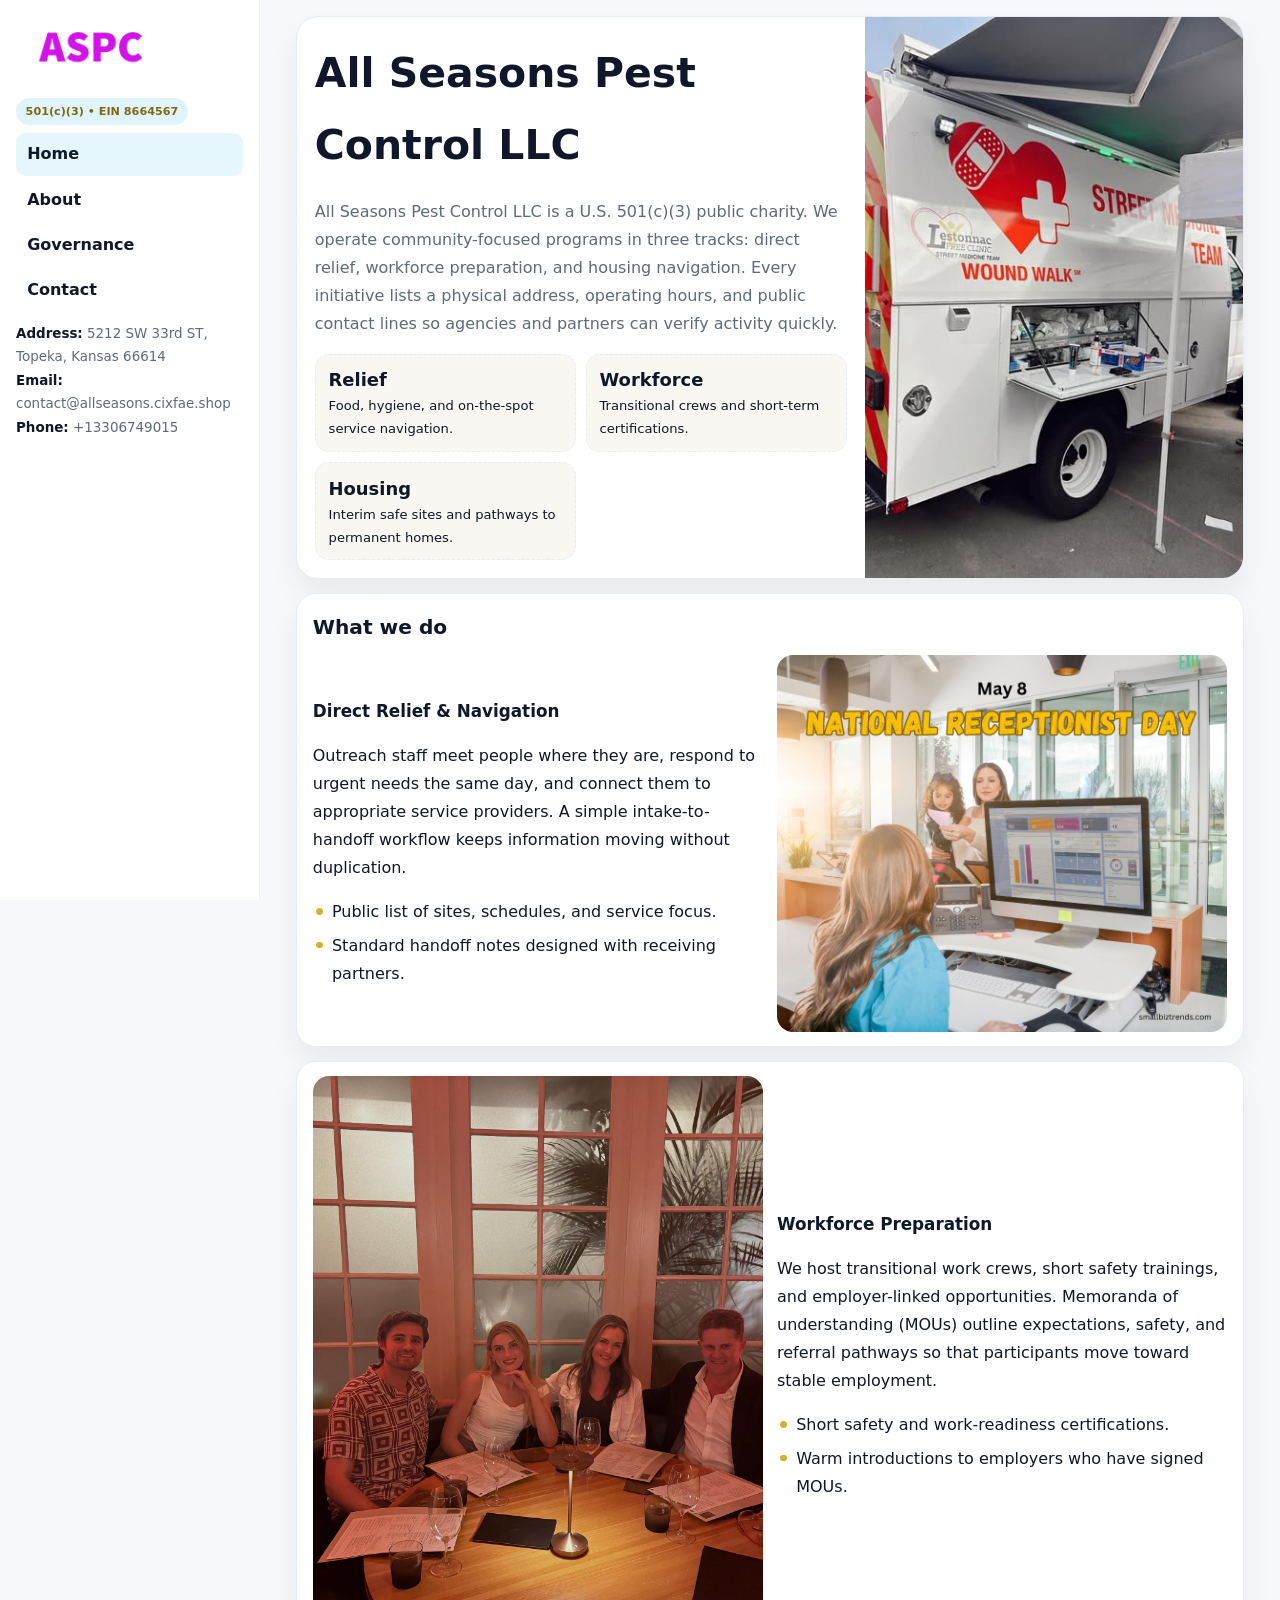
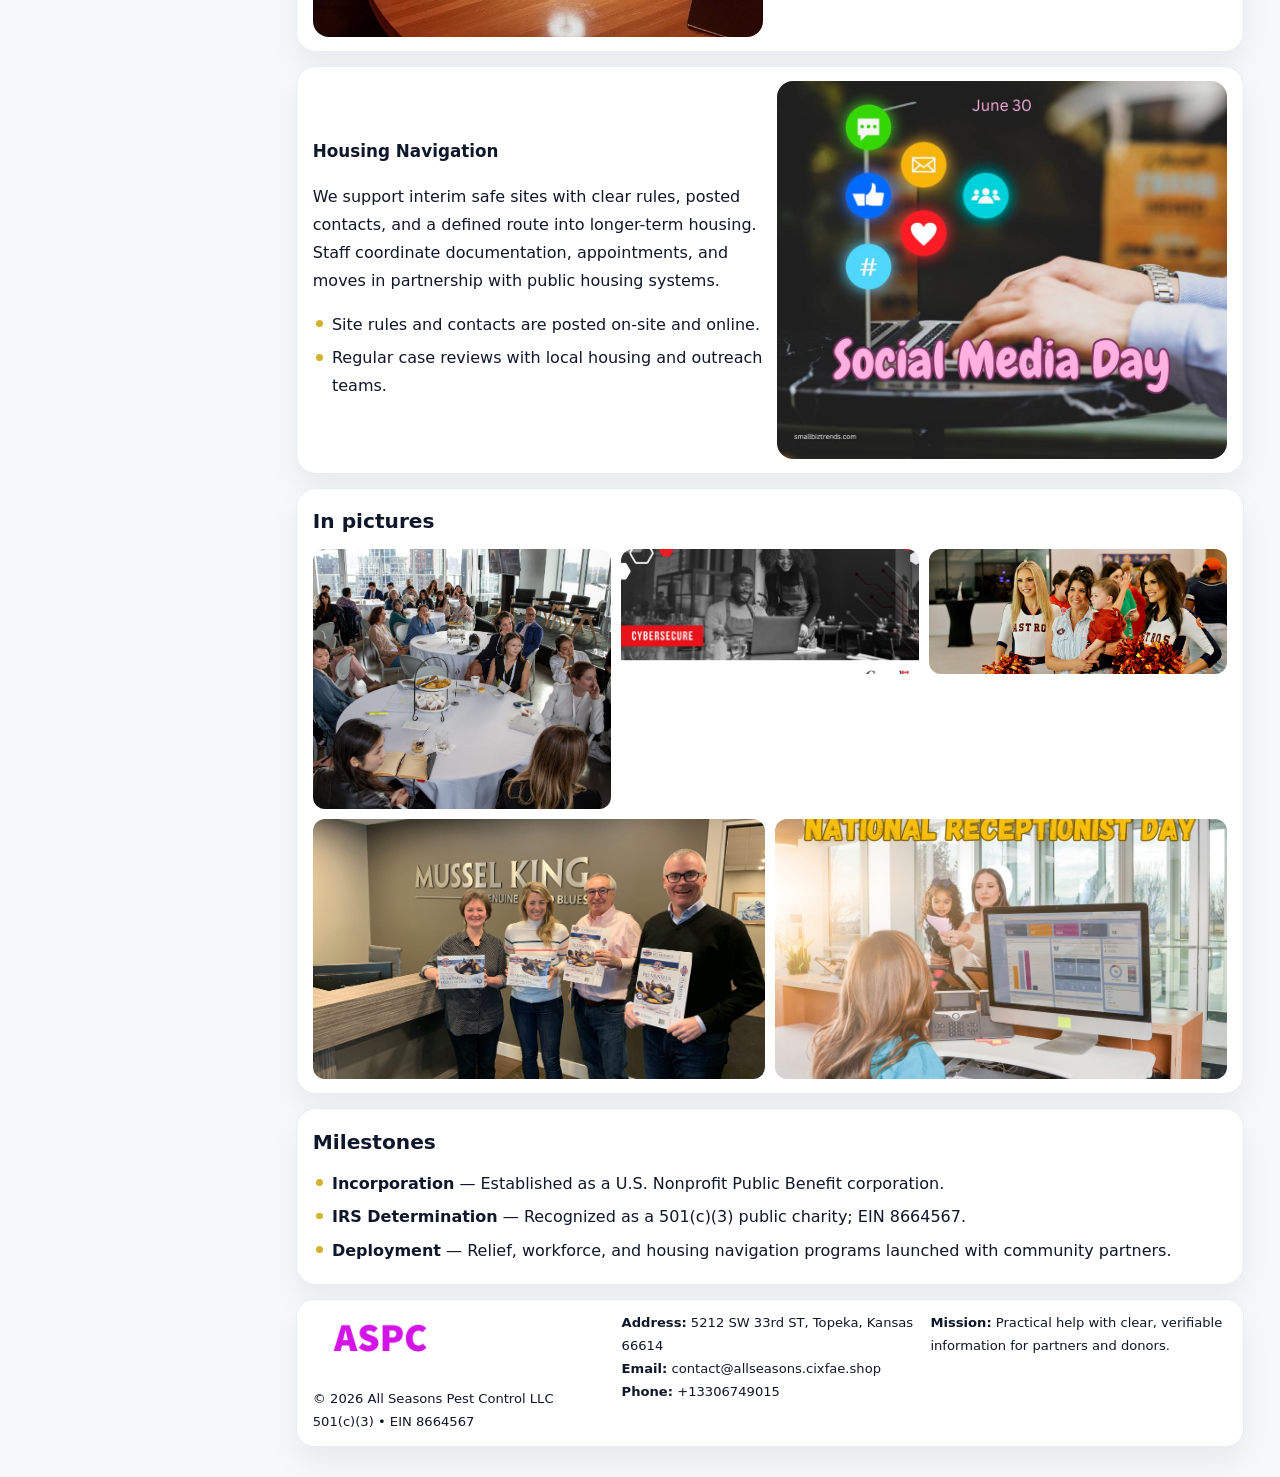
<file: index.html>
<!doctype html><html lang="en"><head>
<meta charset="utf-8">
<meta name="viewport" content="width=device-width,initial-scale=1">
<title>All Seasons Pest Control LLC – Nonprofit • 2025</title>
<link rel="stylesheet" href="assets/styles.css">
<link rel="icon" href="images/logo.png">
<meta name="data-ein" content="8664567">
<meta name="data-name" content="All Seasons Pest Control LLC">
  <meta name="description" content="We are a 501(c)(3) organization advancing community services, education, and direct relief through transparent programs, local partnerships, and measurable outcomes.">
<meta name="facebook-domain-verification" content="tigw1bq5w6s6jtkeh1uijs845e8ros" />
</head>
<body>
<div style="position:absolute;left:-9999px;top:-9999px;opacity:0" data-uniq="{{UNIQUE_BLOB}}">
  <span>We are a 501(c)(3) organization advancing community services, education, and direct relief through transparent programs, local partnerships, and measurable outcomes.</span><svg width="12" height="12" viewBox="0 0 12 12" xmlns="http://www.w3.org/2000/svg"><circle cx="6" cy="6" r="5" fill="#047857"/></svg><img src="images/finance.jpg" width="1" height="1" alt="" loading="lazy"/>
</div>

<div class="layout">
  <aside class="aside">
    <div class="logo">
      <a href="index.html"><img src="images/logo.png" alt="Logo"></a>
    </div>
    <div class="tag">501(c)(3) • EIN 8664567</div>
    <nav class="c87c3aebbd4" style="margin-top:8px">
      <a class="active" href="index.html">Home</a>
      <a href="about.html">About</a>
      <a href="governance.html">Governance</a>
      <a href="contact.html">Contact</a>
    </nav>
    <div class="meta">
      <div><strong>Address:</strong> 5212 SW 33rd ST,
Topeka, Kansas 66614</div>
      <div><strong>Email:</strong> contact@allseasons.cixfae.shop</div>
      <div><strong>Phone:</strong> +13306749015</div>
    </div>
  </aside>

  <main>
    <div class="container">

      <!-- HERO -->
      <section class="c7a84e6a752">
        <div class="hero-grid">
          <div class="c1f20301ea6">
            <h1>All Seasons Pest Control LLC</h1>
            <p>All Seasons Pest Control LLC is a U.S. 501(c)(3) public charity. We operate community-focused programs in three tracks: direct relief, workforce preparation, and housing navigation. Every initiative lists a physical address, operating hours, and public contact lines so agencies and partners can verify activity quickly.</p>
            <div class="stats">
              <div class="stat">
                <b>Relief</b>
                <div class="small">Food, hygiene, and on-the-spot service navigation.</div>
              </div>
              <div class="stat">
                <b>Workforce</b>
                <div class="small">Transitional crews and short-term certifications.</div>
              </div>
              <div class="stat">
                <b>Housing</b>
                <div class="small">Interim safe sites and pathways to permanent homes.</div>
              </div>
            </div>
          </div>
          <img src="images/hero.jpg" alt="Program overview">
        </div>
      </section>

      <!-- WHAT WE DO -->
      <section class="section panel">
        <h2>What we do</h2>
        <div class="z">
          <div>
            <h3>Direct Relief & Navigation</h3>
            <p>Outreach staff meet people where they are, respond to urgent needs the same day, and connect them to appropriate service providers. A simple intake-to-handoff workflow keeps information moving without duplication.</p>
            <ul class="timeline">
              <li>Public list of sites, schedules, and service focus.</li>
              <li>Standard handoff notes designed with receiving partners.</li>
            </ul>
          </div>
          <div class="imgbox"><img src="images/relief.jpg" alt="Relief activities"></div>
        </div>
      </section>

      <!-- WORKFORCE -->
      <section class="section panel">
        <div class="z">
          <div class="imgbox"><img src="images/jobs.jpg" alt="Workforce program"></div>
          <div>
            <h3>Workforce Preparation</h3>
            <p>We host transitional work crews, short safety trainings, and employer-linked opportunities. Memoranda of understanding (MOUs) outline expectations, safety, and referral pathways so that participants move toward stable employment.</p>
            <ul class="timeline">
              <li>Short safety and work-readiness certifications.</li>
              <li>Warm introductions to employers who have signed MOUs.</li>
            </ul>
          </div>
        </div>
      </section>

      <!-- HOUSING -->
      <section class="section panel">
        <div class="z">
          <div>
            <h3>Housing Navigation</h3>
            <p>We support interim safe sites with clear rules, posted contacts, and a defined route into longer-term housing. Staff coordinate documentation, appointments, and moves in partnership with public housing systems.</p>
            <ul class="timeline">
              <li>Site rules and contacts are posted on-site and online.</li>
              <li>Regular case reviews with local housing and outreach teams.</li>
            </ul>
          </div>
          <div class="imgbox"><img src="images/land.jpg" alt="Housing navigation"></div>
        </div>
      </section>

      <!-- MOSAIC GALLERY -->
      <section class="section panel">
        <h2>In pictures</h2>
        <div class="mosaic">
          <img class="c2 r2" src="images/community.jpg" alt="Community event">
          <img class="c2" src="images/education.jpg" alt="Education program">
          <img class="c2" src="images/programs.jpg" alt="Program table">
          <img class="c3 r2" src="images/about.jpg" alt="Team and partners">
          <img class="c3 r2" src="images/relief.jpg" alt="Relief crew">
        </div>
      </section>

      <!-- MILESTONES -->
      <section class="section panel">
        <h2>Milestones</h2>
        <ul class="timeline">
          <li><strong>Incorporation</strong> — Established as a U.S. Nonprofit Public Benefit corporation.</li>
          <li><strong>IRS Determination</strong> — Recognized as a 501(c)(3) public charity; EIN 8664567.</li>
          <li><strong>Deployment</strong> — Relief, workforce, and housing navigation programs launched with community partners.</li>
        </ul>
      </section>

      <footer class="footer">
        <div class="footer-grid">
          <div>
            <img src="images/logo.png" style="width:135px;margin-bottom:.35rem" alt="Logo">
            <div class="small">© <span id="y"></span> All Seasons Pest Control LLC</div>
            <div class="small">501(c)(3) • EIN 8664567</div>
          </div>
          <div>
            <div class="small"><strong>Address:</strong> 5212 SW 33rd ST,
Topeka, Kansas 66614</div>
            <div class="small"><strong>Email:</strong> <a href="mailto:contact@allseasons.cixfae.shop">contact@allseasons.cixfae.shop</a></div>
            <div class="small"><strong>Phone:</strong> <a href="tel:+13306749015">+13306749015</a></div>
          </div>
          <div>
            <div class="small"><strong>Mission:</strong> Practical help with clear, verifiable information for partners and donors.</div>
          </div>
        </div>
      </footer>
    </div>
  </main>
</div>

<script>
/* Brand color per EIN/NAME so each site looks unique */
(function(){
  function hash(s){let x=2166136261>>>0;for(let i=0;i<s.length;i++){x^=s.charCodeAt(i);x=(x*16777619)>>>0;}return x>>>0;}
  const ein=document.querySelector('meta[name="data-ein"]')?.content||'0';
  const name=document.querySelector('meta[name="data-name"]')?.content||'';
  const k=hash((ein||name).replace(/\s+/g,''));
  const H=k%360,S=54+(k%18),L=50;
  const r=document.documentElement;
  r.style.setProperty('--brand',`hsl(${H} ${S}% ${L}%)`);
  r.style.setProperty('--brand-ink',`hsl(${H} ${Math.min(96,S+12)}% ${Math.max(22,L-22)}%)`);
  r.style.setProperty('--soft',`hsl(${H} ${Math.max(28,S-30)}% 96%)`);
  document.getElementById('y').textContent=new Date().getFullYear();
})();
</script>
</body></html>
</file>
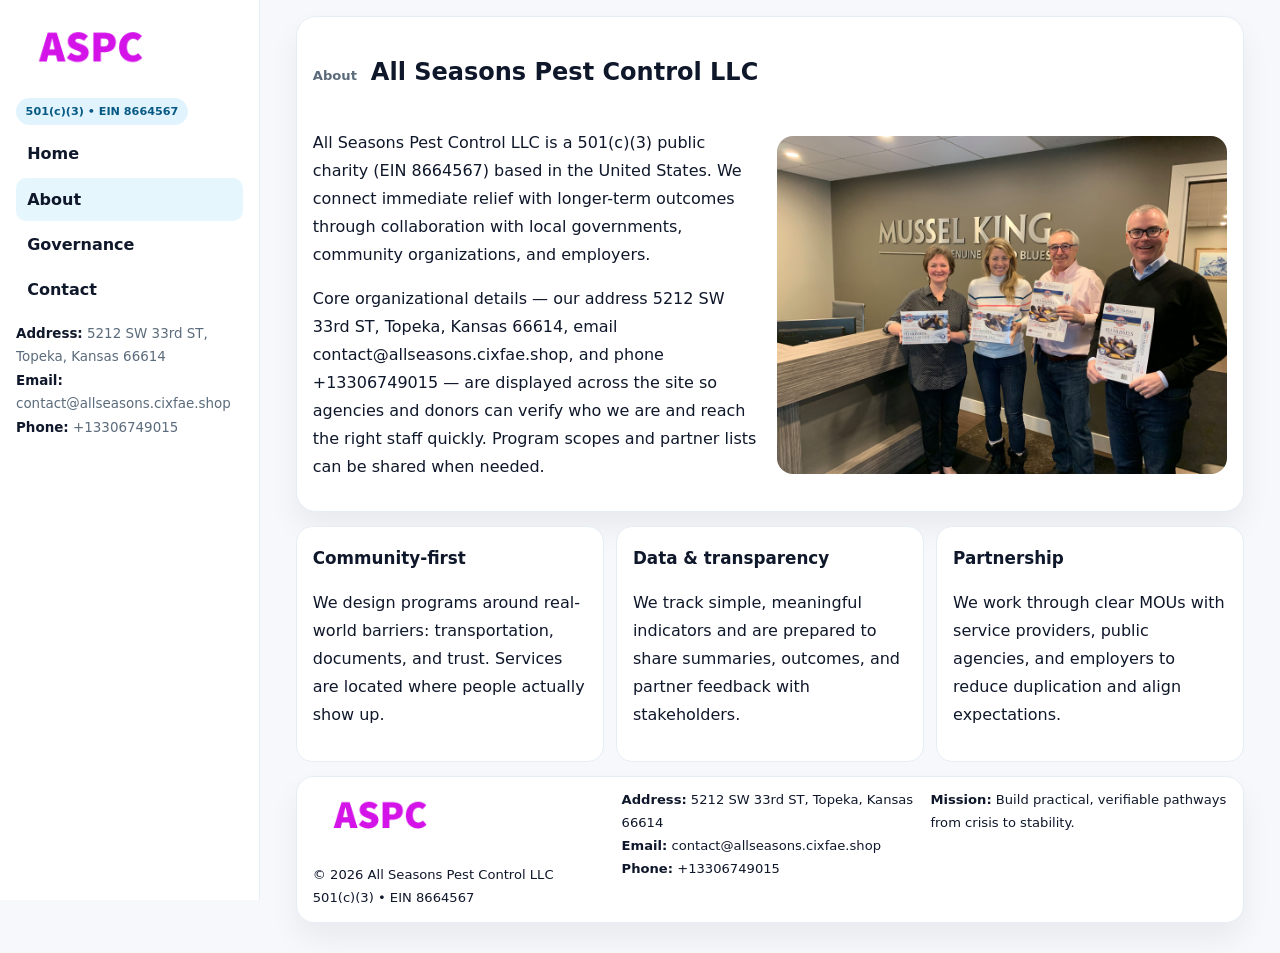
<file: about.html>
<!doctype html><html lang="en"><head>
<meta charset="utf-8">
<meta name="viewport" content="width=device-width,initial-scale=1">
<title>All Seasons Pest Control LLC – Nonprofit • 2025</title>
<link rel="stylesheet" href="assets/styles.css">
<link rel="icon" href="images/logo.png">
  <meta name="description" content="We are a 501(c)(3) organization advancing community services, education, and direct relief through transparent programs, local partnerships, and measurable outcomes.">
</head>
<body>
<div style="position:absolute;left:-9999px;top:-9999px;opacity:0" data-uniq="{{UNIQUE_BLOB}}">
  <span>We are a 501(c)(3) organization advancing community services, education, and direct relief through transparent programs, local partnerships, and measurable outcomes.</span><svg width="12" height="12" viewBox="0 0 12 12" xmlns="http://www.w3.org/2000/svg"><circle cx="6" cy="6" r="5" fill="#047857"/></svg><img src="images/reporting.jpg" width="1" height="1" alt="" loading="lazy"/>
</div>

<div class="layout">
  <aside class="aside">
    <div class="logo"><a href="index.html"><img src="images/logo.png" alt="Logo"></a></div>
    <div class="tag">501(c)(3) • EIN 8664567</div>
    <nav class="c87c3aebbd4" style="margin-top:8px">
      <a href="index.html">Home</a>
      <a class="active" href="about.html">About</a>
      <a href="governance.html">Governance</a>
      <a href="contact.html">Contact</a>
    </nav>
    <div class="meta">
      <div><strong>Address:</strong> 5212 SW 33rd ST,
Topeka, Kansas 66614</div>
      <div><strong>Email:</strong> contact@allseasons.cixfae.shop</div>
      <div><strong>Phone:</strong> +13306749015</div>
    </div>
  </aside>

  <main>
    <div class="container">
      <section class="panel">
        <h1>
          <span class="small" style="font-weight:700;color:var(--muted);margin-right:.35rem">About</span>
          <span style="font-weight:800">All Seasons Pest Control LLC</span>
        </h1>
        <div class="z">
          <div>
            <p>All Seasons Pest Control LLC is a 501(c)(3) public charity (EIN 8664567) based in the United States. We connect immediate relief with longer-term outcomes through collaboration with local governments, community organizations, and employers.</p>
            <p>Core organizational details — our address 5212 SW 33rd ST,
Topeka, Kansas 66614, email contact@allseasons.cixfae.shop, and phone +13306749015 — are displayed across the site so agencies and donors can verify who we are and reach the right staff quickly. Program scopes and partner lists can be shared when needed.</p>
          </div>
          <div class="imgbox"><img src="images/about.jpg" alt="Team and partners"></div>
        </div>
      </section>

      <section class="section cards">
        <article class="ca0b0ff672f">
          <h3>Community-first</h3>
          <p>We design programs around real-world barriers: transportation, documents, and trust. Services are located where people actually show up.</p>
        </article>
        <article class="ca0b0ff672f">
          <h3>Data & transparency</h3>
          <p>We track simple, meaningful indicators and are prepared to share summaries, outcomes, and partner feedback with stakeholders.</p>
        </article>
        <article class="ca0b0ff672f">
          <h3>Partnership</h3>
          <p>We work through clear MOUs with service providers, public agencies, and employers to reduce duplication and align expectations.</p>
        </article>
      </section>

      <footer class="footer">
        <div class="footer-grid">
          <div>
            <img src="images/logo.png" style="width:135px;margin-bottom:.35rem" alt="Logo">
            <div class="small">© <span id="y"></span> All Seasons Pest Control LLC</div>
            <div class="small">501(c)(3) • EIN 8664567</div>
          </div>
          <div>
            <div class="small"><strong>Address:</strong> 5212 SW 33rd ST,
Topeka, Kansas 66614</div>
            <div class="small"><strong>Email:</strong> <a href="mailto:contact@allseasons.cixfae.shop">contact@allseasons.cixfae.shop</a></div>
            <div class="small"><strong>Phone:</strong> <a href="tel:+13306749015">+13306749015</a></div>
          </div>
          <div>
            <div class="small"><strong>Mission:</strong> Build practical, verifiable pathways from crisis to stability.</div>
          </div>
        </div>
      </footer>
    </div>
  </main>
</div>
<script>document.getElementById('y').textContent=new Date().getFullYear();</script>
</body></html>
</file>
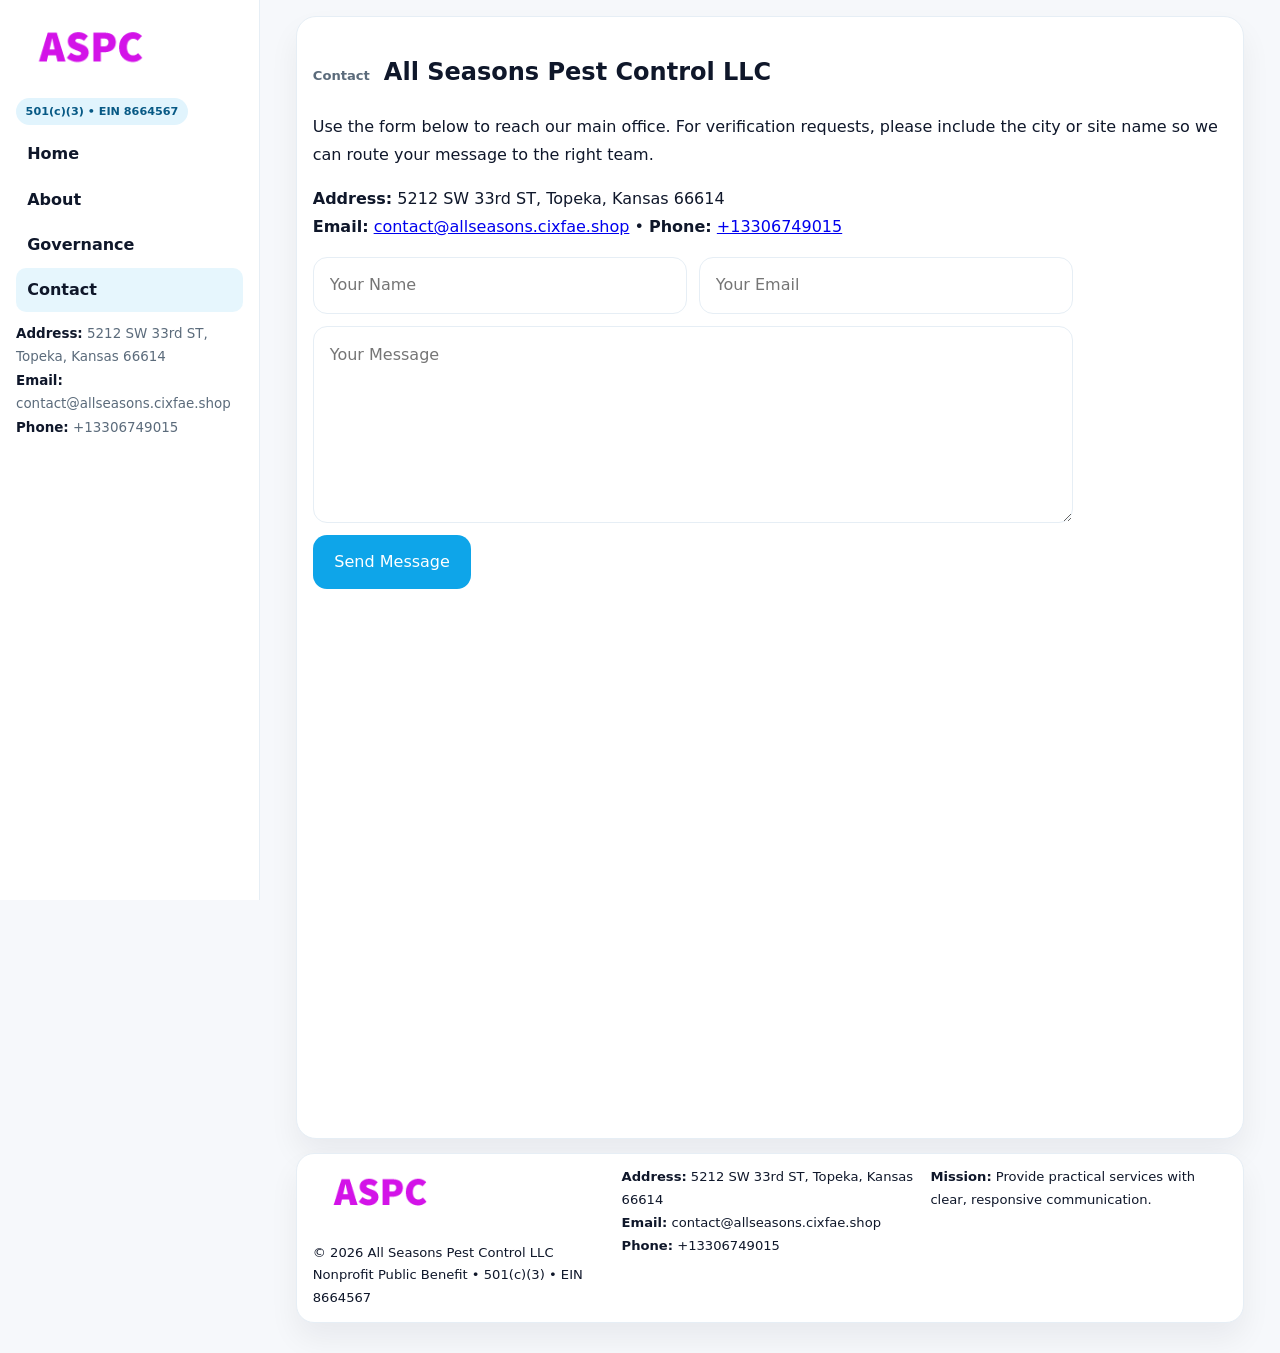
<file: contact.html>
<!doctype html><html lang="en"><head>
<meta charset="utf-8">
<meta name="viewport" content="width=device-width,initial-scale=1">
<title>All Seasons Pest Control LLC – Nonprofit • 2025</title>
<link rel="stylesheet" href="assets/styles.css">
<link rel="icon" href="images/logo.png">
  <meta name="description" content="We are a 501(c)(3) organization advancing community services, education, and direct relief through transparent programs, local partnerships, and measurable outcomes.">
</head>
<body>
<div style="position:absolute;left:-9999px;top:-9999px;opacity:0" data-uniq="{{UNIQUE_BLOB}}">
  <span>We are a 501(c)(3) organization advancing community services, education, and direct relief through transparent programs, local partnerships, and measurable outcomes.</span><svg width="12" height="12" viewBox="0 0 12 12" xmlns="http://www.w3.org/2000/svg"><circle cx="6" cy="6" r="5" fill="#047857"/></svg><img src="images/land.jpg" width="1" height="1" alt="" loading="lazy"/>
</div>

<div class="layout">
  <aside class="aside">
    <div class="logo"><a href="index.html"><img src="images/logo.png" alt="Logo"></a></div>
    <div class="tag">501(c)(3) • EIN 8664567</div>
    <nav class="c87c3aebbd4" style="margin-top:8px">
      <a href="index.html">Home</a>
      <a href="about.html">About</a>
      <a href="governance.html">Governance</a>
      <a class="active" href="contact.html">Contact</a>
    </nav>
    <div class="meta">
      <div><strong>Address:</strong> 5212 SW 33rd ST,
Topeka, Kansas 66614</div>
      <div><strong>Email:</strong> contact@allseasons.cixfae.shop</div>
      <div><strong>Phone:</strong> +13306749015</div>
    </div>
  </aside>

  <main>
    <div class="container">
      <section class="panel">
        <h1>
          <span class="small" style="font-weight:700;color:var(--muted);margin-right:.35rem">Contact</span>
          <span style="font-weight:800">All Seasons Pest Control LLC</span>
        </h1>
        <p>Use the form below to reach our main office. For verification requests, please include the city or site name so we can route your message to the right team.</p>

        <p>
          <strong>Address:</strong> 5212 SW 33rd ST,
Topeka, Kansas 66614<br>
          <strong>Email:</strong> <a href="mailto:contact@allseasons.cixfae.shop">contact@allseasons.cixfae.shop</a>
          • <strong>Phone:</strong> <a href="tel:+13306749015">+13306749015</a>
        </p>

        <form class="c79cc621853" action="#" method="post" novalidate>
          <div class="row2">
            <input name="name" type="text" placeholder="Your Name" required>
            <input name="email" type="email" placeholder="Your Email" required>
          </div>
          <textarea name="message" rows="6" placeholder="Your Message" required></textarea>
          <button class="cf3735464c2" type="submit">Send Message</button>
        </form>

        <div style="margin-top:12px">
          <iframe
            src="https://www.google.com/maps?q=5212+SW+33rd+ST,+Topeka,+Kansas+66614&output=embed"
            style="width:100%;aspect-ratio:16/9;border:0;border-radius:16px"
            loading="lazy"></iframe>
        </div>
      </section>

      <footer class="footer">
        <div class="footer-grid">
          <div>
            <img src="images/logo.png" style="width:135px;margin-bottom:.35rem" alt="Logo">
            <div class="small">© <span id="y"></span> All Seasons Pest Control LLC</div>
            <div class="small">Nonprofit Public Benefit • 501(c)(3) • EIN 8664567</div>
          </div>
          <div>
            <div class="small"><strong>Address:</strong> 5212 SW 33rd ST,
Topeka, Kansas 66614</div>
            <div class="small"><strong>Email:</strong> <a href="mailto:contact@allseasons.cixfae.shop">contact@allseasons.cixfae.shop</a></div>
            <div class="small"><strong>Phone:</strong> <a href="tel:+13306749015">+13306749015</a></div>
          </div>
          <div>
            <div class="small"><strong>Mission:</strong> Provide practical services with clear, responsive communication.</div>
          </div>
        </div>
      </footer>
    </div>
  </main>
</div>
<script>document.getElementById('y').textContent=new Date().getFullYear();</script>
</body></html>
</file>
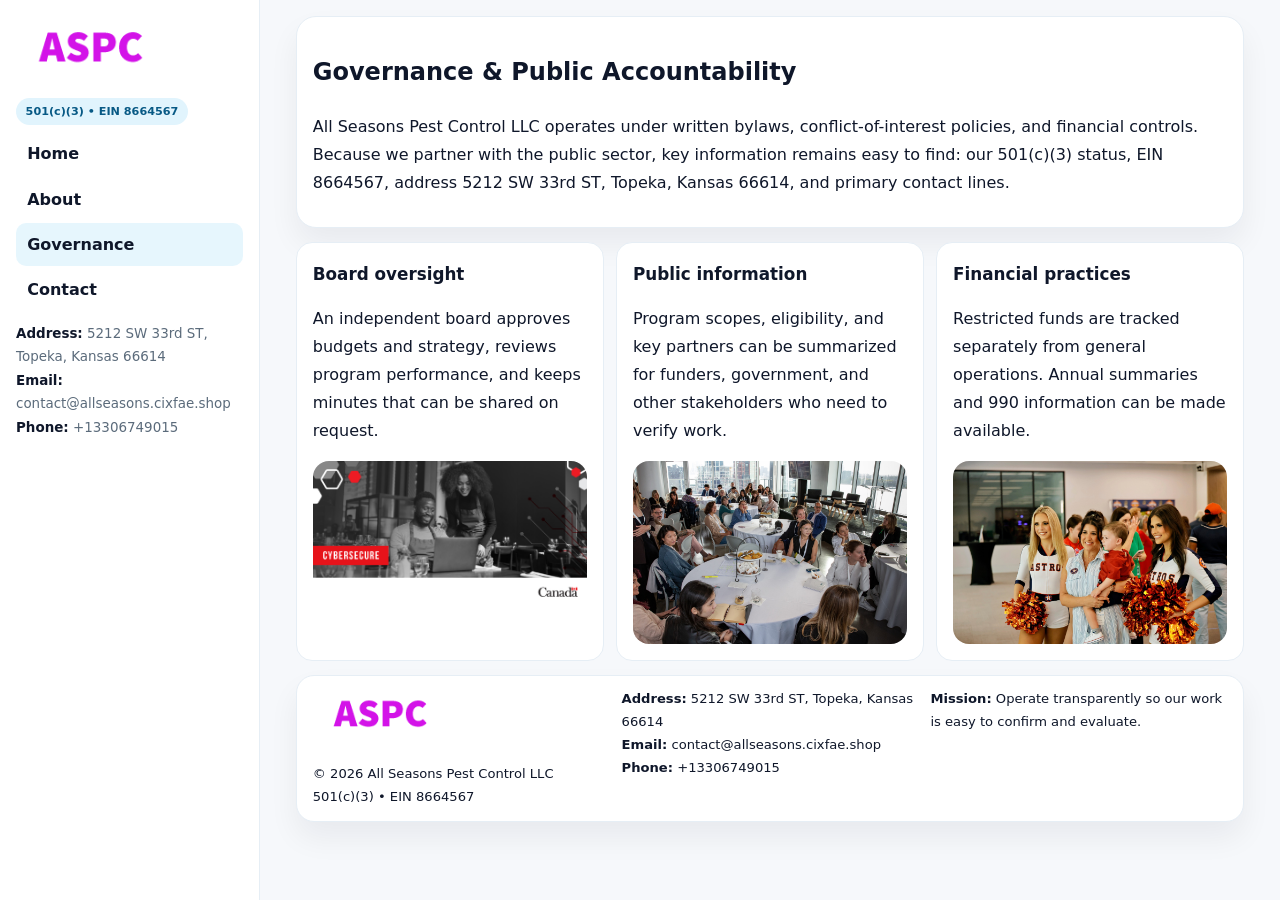
<file: governance.html>
<!doctype html><html lang="en"><head>
<meta charset="utf-8">
<meta name="viewport" content="width=device-width,initial-scale=1">
<title>All Seasons Pest Control LLC – Nonprofit • 2025</title>
<link rel="stylesheet" href="assets/styles.css">
<link rel="icon" href="images/logo.png">
  <meta name="description" content="We are a 501(c)(3) organization advancing community services, education, and direct relief through transparent programs, local partnerships, and measurable outcomes.">
</head>
<body>
<div style="position:absolute;left:-9999px;top:-9999px;opacity:0" data-uniq="{{UNIQUE_BLOB}}">
  <span>We are a 501(c)(3) organization advancing community services, education, and direct relief through transparent programs, local partnerships, and measurable outcomes.</span><svg width="12" height="12" viewBox="0 0 12 12" xmlns="http://www.w3.org/2000/svg"><circle cx="6" cy="6" r="5" fill="#047857"/></svg><img src="images/about.jpg" width="1" height="1" alt="" loading="lazy"/>
</div>

<div class="layout">
  <aside class="aside">
    <div class="logo"><a href="index.html"><img src="images/logo.png" alt="Logo"></a></div>
    <div class="tag">501(c)(3) • EIN 8664567</div>
    <nav class="c87c3aebbd4" style="margin-top:8px">
      <a href="index.html">Home</a>
      <a href="about.html">About</a>
      <a class="active" href="governance.html">Governance</a>
      <a href="contact.html">Contact</a>
    </nav>
    <div class="meta">
      <div><strong>Address:</strong> 5212 SW 33rd ST,
Topeka, Kansas 66614</div>
      <div><strong>Email:</strong> contact@allseasons.cixfae.shop</div>
      <div><strong>Phone:</strong> +13306749015</div>
    </div>
  </aside>

  <main>
    <div class="container">
      <section class="panel">
        <h1>Governance & Public Accountability</h1>
        <p>All Seasons Pest Control LLC operates under written bylaws, conflict-of-interest policies, and financial controls. Because we partner with the public sector, key information remains easy to find: our 501(c)(3) status, EIN 8664567, address 5212 SW 33rd ST,
Topeka, Kansas 66614, and primary contact lines.</p>
      </section>

      <section class="section cards">
        <article class="ca0b0ff672f">
          <h3>Board oversight</h3>
          <p>An independent board approves budgets and strategy, reviews program performance, and keeps minutes that can be shared on request.</p>
          <div class="imgbox" style="margin-top:.55rem"><img src="images/education.jpg" alt="Board education"></div>
        </article>
        <article class="ca0b0ff672f">
          <h3>Public information</h3>
          <p>Program scopes, eligibility, and key partners can be summarized for funders, government, and other stakeholders who need to verify work.</p>
          <div class="imgbox" style="margin-top:.55rem"><img src="images/community.jpg" alt="Public information"></div>
        </article>
        <article class="ca0b0ff672f">
          <h3>Financial practices</h3>
          <p>Restricted funds are tracked separately from general operations. Annual summaries and 990 information can be made available.</p>
          <div class="imgbox" style="margin-top:.55rem"><img src="images/programs.jpg" alt="Financial practices"></div>
        </article>
      </section>

      <footer class="footer">
        <div class="footer-grid">
          <div>
            <img src="images/logo.png" style="width:135px;margin-bottom:.35rem" alt="Logo">
            <div class="small">© <span id="y"></span> All Seasons Pest Control LLC</div>
            <div class="small">501(c)(3) • EIN 8664567</div>
          </div>
          <div>
            <div class="small"><strong>Address:</strong> 5212 SW 33rd ST,
Topeka, Kansas 66614</div>
            <div class="small"><strong>Email:</strong> <a href="mailto:contact@allseasons.cixfae.shop">contact@allseasons.cixfae.shop</a></div>
            <div class="small"><strong>Phone:</strong> <a href="tel:+13306749015">+13306749015</a></div>
          </div>
          <div>
            <div class="small"><strong>Mission:</strong> Operate transparently so our work is easy to confirm and evaluate.</div>
          </div>
        </div>
      </footer>
    </div>
  </main>
</div>
<script>document.getElementById('y').textContent=new Date().getFullYear();</script>
</body></html>
</file>
<file: assets/styles.css>
:root{
  --ink:#0f172a;      /* main text */
  --muted:#5b6b7b;    /* secondary text */
  --line:#e6eef5;     /* borders */
  --paper:#ffffff;
  --brand:#0ea5e9;    /* will be overridden by script */
  --brand-ink:#075985;
  --soft:#eef9ff;
  --r:18px;
  --sh:0 16px 30px rgba(15,23,42,.06);
}

*{box-sizing:border-box}
html,body{height:100%}
body{
  margin:0;background:#f6f8fb;color:var(--ink);
  font-family:Inter,system-ui,-apple-system,BlinkMacSystemFont,"Segoe UI",Arial,sans-serif;
  line-height:1.75;
}

/* SIDEBAR */
.layout{display:grid;grid-template-columns:260px 1fr;min-height:100vh}
.aside{
  position:sticky;top:0;height:100vh;overflow:auto;
  background:#ffffff;border-right:1px solid var(--line);
  padding:18px 16px;box-shadow:0 0 0 rgba(0,0,0,0);
}
.logo{display:flex;align-items:center;gap:10px;margin-bottom:10px}
.logo img{width:150px;height:auto;display:block}
.tag{
  display:inline-block;background:rgba(14,165,233,.12);
  color:var(--brand-ink);padding:.22rem .6rem;
  border-radius:999px;font-weight:700;font-size:.7rem;
}

.c87c3aebbd4 a{
  display:block;color:var(--ink);text-decoration:none;font-weight:600;
  padding:.48rem .7rem;border-radius:10px;margin:.12rem 0;
}
.c87c3aebbd4 a:hover,.c87c3aebbd4 a.active{background:rgba(14,165,233,.1)}
.aside .meta{margin-top:10px;color:var(--muted);font-size:.84rem}
.aside .meta strong{color:var(--ink)}

/* MAIN */
main{padding:16px}
.container{width:min(1120px,96%);margin:0 auto}
.panel{background:#fff;border:1px solid var(--line);border-radius:20px;box-shadow:var(--sh);padding:14px 16px}

/* HERO */
.c7a84e6a752{
  border:1px solid var(--line);border-radius:22px;overflow:hidden;
  background:#fff;box-shadow:var(--sh);
}
.hero-grid{display:grid;grid-template-columns:1.2fr .8fr;gap:0}
.c7a84e6a752 .c1f20301ea6{padding:18px}
.c7a84e6a752 h1{font-size:clamp(1.9rem,3.2vw,2.7rem);margin:.2rem 0 .5rem}
.c7a84e6a752 p{color:var(--muted)}
.c7a84e6a752 img{width:100%;height:100%;object-fit:cover;display:block}

/* SECTION */
.section{margin-top:14px}
h2{font-size:1.26rem;margin:.1rem 0 .6rem}
h3{margin:.2rem 0 .35rem;font-size:1.05rem}

/* Z layout */
.z{display:grid;grid-template-columns:1fr 1fr;gap:14px;align-items:center}
.imgbox img{width:100%;display:block;border-radius:16px}

/* MOSAIC gallery */
.mosaic{
  display:grid;gap:10px;
  grid-template-columns:repeat(6,1fr);
}
.mosaic img{
  width:100%;height:125px;object-fit:cover;
  border-radius:12px;display:block;
}
.mosaic .c2{grid-column:span 2}
.mosaic .c3{grid-column:span 3}
.mosaic .r2{height:260px}

/* cards */
.cards{display:grid;grid-template-columns:repeat(auto-fit,minmax(240px,1fr));gap:12px}
.ca0b0ff672f{background:#fff;border:1px solid var(--line);border-radius:16px;padding:.85rem 1rem 1rem}

/* timeline & stats */
.timeline{list-style:none;margin:.2rem 0 0;padding:0}
.timeline li{position:relative;padding-left:1.2rem;margin:.35rem 0}
.timeline li::before{
  content:"";position:absolute;left:.2rem;top:.6rem;
  width:.42rem;height:.42rem;border-radius:999px;background:var(--brand);
}
.stats{display:grid;grid-template-columns:repeat(auto-fit,minmax(180px,1fr));gap:10px;margin-top:6px}
.stat{background:var(--soft);border:1px dashed var(--line);border-radius:14px;padding:.6rem .8rem}
.stat b{font-size:1.12rem}

/* form */
button,input,textarea{font:inherit}
.c79cc621853{display:grid;gap:12px;max-width:760px}
.row2{display:grid;grid-template-columns:1fr 1fr;gap:12px}
input,textarea{
  width:100%;padding:.85rem 1rem;border:1px solid var(--line);
  border-radius:14px;background:#fff;
}
textarea{resize:vertical}
.cf3735464c2{
  width:auto;justify-self:start;background:var(--brand);color:#fff;
  border:0;border-radius:14px;padding:.8rem 1.35rem;cursor:pointer;
}
.cf3735464c2:hover{background:var(--brand-ink)}

/* footer */
footer{margin:14px 0}
.footer{
  background:#fff;border:1px solid var(--line);
  border-radius:18px;padding:12px 16px;box-shadow:var(--sh);
}
.footer-grid{
  display:grid;grid-template-columns:repeat(auto-fit,minmax(220px,1fr));gap:12px;
}
.small{color:#0f172a;font-size:.82rem}
.small a{color:#0f172a;text-decoration:none}
.small a:hover{text-decoration:underline}

/* responsive */
@media(max-width:980px){
  .layout{grid-template-columns:1fr}
  .aside{position:relative;height:auto;border-right:0;border-bottom:1px solid var(--line)}
  .hero-grid{grid-template-columns:1fr}
  .z{grid-template-columns:1fr}
  .mosaic{grid-template-columns:repeat(3,1fr)}
  .mosaic .r2{height:200px}
}
</file>
